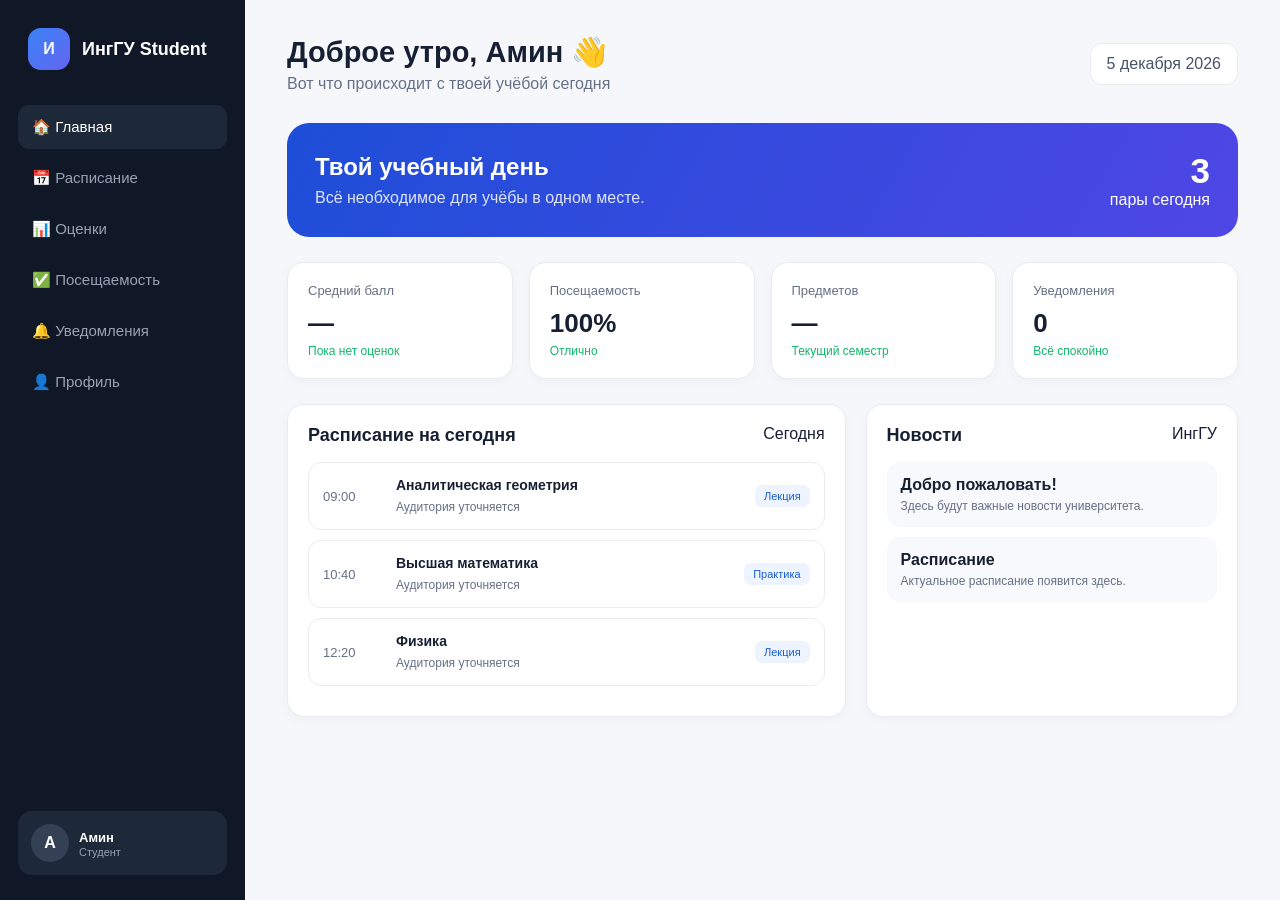
<file: templates/index.html>
<!DOCTYPE html>
<html lang="ru">
<head>
<meta charset="UTF-8">
<meta name="viewport" content="width=device-width, initial-scale=1.0">

<title>ИнгГУ Student</title>

<style>
* {
    box-sizing: border-box;
    margin: 0;
    padding: 0;
}

body {
    font-family: -apple-system, BlinkMacSystemFont, "Segoe UI", Arial, sans-serif;
    background: #f5f7fb;
    color: #172033;
}

.app {
    min-height: 100vh;
}

/* БОКОВОЕ МЕНЮ */

.sidebar {
    width: 245px;
    background: #101828;
    color: white;
    padding: 28px 18px;
    position: fixed;
    left: 0;
    top: 0;
    bottom: 0;
}

.logo {
    display: flex;
    align-items: center;
    gap: 12px;
    padding: 0 10px 35px;
}

.logo-icon {
    width: 42px;
    height: 42px;
    border-radius: 13px;
    background: linear-gradient(135deg,#3b82f6,#6366f1);
    display: flex;
    align-items: center;
    justify-content: center;
    font-weight: 800;
}

.logo span {
    font-size: 18px;
    font-weight: 700;
}

.menu {
    display: flex;
    flex-direction: column;
    gap: 7px;
}

.menu button {
    border: none;
    background: transparent;
    color: #98a2b3;
    padding: 13px 14px;
    border-radius: 11px;
    text-align: left;
    font-size: 15px;
    cursor: pointer;
}

.menu button:hover,
.menu button.active {
    background: #1d2939;
    color: white;
}

.sidebar-bottom {
    position: absolute;
    bottom: 25px;
    left: 18px;
    right: 18px;
}

.mini-profile {
    background: #1d2939;
    padding: 13px;
    border-radius: 14px;
    display: flex;
    align-items: center;
    gap: 10px;
}

.avatar {
    width: 38px;
    height: 38px;
    border-radius: 50%;
    background: #344054;
    display: flex;
    align-items: center;
    justify-content: center;
    font-weight: 700;
}

/* ОСНОВНАЯ ОБЛАСТЬ */

.main {
    margin-left: 245px;
    padding: 35px 42px;
    max-width: 1500px;
}

.page {
    display: none;
}

.page.active {
    display: block;
}

.topbar {
    display: flex;
    justify-content: space-between;
    align-items: center;
    margin-bottom: 30px;
}

.greeting h1 {
    font-size: 29px;
}

.greeting p {
    margin-top: 6px;
    color: #667085;
}

.date {
    background: white;
    padding: 11px 16px;
    border: 1px solid #eaecf0;
    border-radius: 12px;
    color: #475467;
}

/* HERO */

.hero {
    background: linear-gradient(120deg,#1d4ed8,#4f46e5);
    border-radius: 22px;
    color: white;
    padding: 28px;
    display: flex;
    justify-content: space-between;
    align-items: center;
    margin-bottom: 25px;
}

.hero h2 {
    margin-bottom: 8px;
}

.hero p {
    opacity: .85;
}

.hero-stat {
    text-align: right;
}

.hero-stat strong {
    display: block;
    font-size: 35px;
}

/* КАРТОЧКИ */

.grid {
    display: grid;
    grid-template-columns: repeat(4,1fr);
    gap: 16px;
    margin-bottom: 25px;
}

.card {
    background: white;
    border: 1px solid #eaecf0;
    border-radius: 17px;
    padding: 20px;
    box-shadow: 0 3px 12px rgba(16,24,40,.035);
}

.stat-label {
    color: #667085;
    font-size: 13px;
    margin-bottom: 10px;
}

.stat-value {
    font-size: 26px;
    font-weight: 700;
}

.stat-small {
    color: #12b76a;
    font-size: 12px;
    margin-top: 5px;
}

/* КОНТЕНТ */

.content {
    display: grid;
    grid-template-columns: 1.5fr 1fr;
    gap: 20px;
}

.section-title {
    display: flex;
    justify-content: space-between;
    margin-bottom: 16px;
}

.section-title h3 {
    font-size: 18px;
}

.lesson {
    display: flex;
    align-items: center;
    gap: 15px;
    padding: 14px;
    border: 1px solid #eaecf0;
    border-radius: 13px;
    margin-bottom: 10px;
}

.time {
    width: 58px;
    color: #667085;
    font-size: 13px;
}

.lesson-main {
    flex: 1;
}

.lesson-main strong {
    display: block;
    font-size: 14px;
    margin-bottom: 4px;
}

.lesson-main span {
    color: #667085;
    font-size: 12px;
}

.lesson-type {
    background: #eef4ff;
    color: #175cd3;
    padding: 5px 9px;
    border-radius: 7px;
    font-size: 11px;
}

.news-item {
    background: #f8f9fc;
    padding: 14px;border-radius: 13px;
    margin-bottom: 10px;
}

.news-item strong {
    display: block;
    margin-bottom: 5px;
}

.news-item p {
    color: #667085;
    font-size: 12px;
}

/* ЗАГОЛОВКИ РАЗДЕЛОВ */

.page-header {
    margin-bottom: 25px;
}

.page-header h1 {
    font-size: 28px;
}

.page-header p {
    color: #667085;
    margin-top: 6px;
}

/* ТАБЛИЦА */

.table {
    width: 100%;
    border-collapse: collapse;
}

.table th,
.table td {
    padding: 15px;
    text-align: left;
    border-bottom: 1px solid #eaecf0;
}

.table th {
    color: #667085;
    font-size: 13px;
}

/* ПРОФИЛЬ */

.profile-box {
    display: flex;
    align-items: center;
    gap: 20px;
}

.big-avatar {
    width: 80px;
    height: 80px;
    border-radius: 50%;
    background: linear-gradient(135deg,#3b82f6,#6366f1);
    color: white;
    display: flex;
    justify-content: center;
    align-items: center;
    font-size: 30px;
    font-weight: 700;
}

/* МОБИЛЬНОЕ МЕНЮ */

.mobile-nav {
    display: none;
}

@media(max-width:1000px) {
    .grid {
        grid-template-columns: repeat(2,1fr);
    }

    .content {
        grid-template-columns: 1fr;
    }
}

@media(max-width:700px) {

    .sidebar {
        display: none;
    }

    .main {
        margin-left: 0;
        padding: 22px 16px 90px;
    }

    .grid {
        gap: 10px;
    }

    .card {
        padding: 16px;
    }

    .topbar {
        margin-bottom: 20px;
    }

    .greeting h1 {
        font-size: 23px;
    }

    .date {
        display: none;
    }

    .hero {
        border-radius: 18px;
        padding: 22px;
    }

    .mobile-nav {
        display: flex;
        position: fixed;
        bottom: 12px;
        left: 12px;
        right: 12px;
        height: 62px;
        background: #101828;
        border-radius: 18px;
        z-index: 100;
        justify-content: space-around;
        align-items: center;
    }

    .mobile-nav button {
        background: none;
        border: none;
        color: #98a2b3;
        font-size: 11px;
    }

    .mobile-nav button.active {
        color: white;
    }
}
</style>
</head>

<body>

<div class="app">

<!-- SIDEBAR -->

<aside class="sidebar">

    <div class="logo">
        <div class="logo-icon">И</div>
        <span>ИнгГУ Student</span>
    </div>

    <nav class="menu">

        <button class="nav-btn active" data-page="home">
            🏠 Главная
        </button>

        <button class="nav-btn" data-page="schedule">
            📅 Расписание
        </button>

        <button class="nav-btn" data-page="grades">
            📊 Оценки
        </button>

        <button class="nav-btn" data-page="attendance">
            ✅ Посещаемость
        </button>

        <button class="nav-btn" data-page="notifications">
            🔔 Уведомления
        </button>

        <button class="nav-btn" data-page="profile">
            👤 Профиль
        </button>

    </nav>

    <div class="sidebar-bottom">

        <div class="mini-profile">
            <div class="avatar">А</div>

            <div>
                <strong style="font-size:13px;">Амин</strong>
                <div style="font-size:11px;color:#98a2b3;">
                    Студент
                </div>
            </div>
        </div>

    </div>

</aside>


<!-- ОСНОВНОЙ КОНТЕНТ -->

<main class="main">


<!-- ГЛАВНАЯ -->

<section class="page active" id="home">

    <div class="topbar">

        <div class="greeting">
            <h1>Доброе утро, Амин 👋</h1>
            <p>Вот что происходит с твоей учёбой сегодня</p>
        </div>

        <div class="date" id="currentDate"></div>

    </div>


    <div class="hero">

        <div>
            <h2>Твой учебный день</h2>
            <p>
                Всё необходимое для учёбы в одном месте.
            </p>
        </div>

        <div class="hero-stat">
            <strong>3</strong>
            <span>пары сегодня</span>
        </div>

    </div>


    <div class="grid">

        <div class="card">
            <div class="stat-label">Средний балл</div>
            <div class="stat-value">—</div><div class="stat-small">
                Пока нет оценок
            </div>
        </div>

        <div class="card">
            <div class="stat-label">Посещаемость</div>
            <div class="stat-value">100%</div>
            <div class="stat-small">
                Отлично
            </div>
        </div>

        <div class="card">
            <div class="stat-label">Предметов</div>
            <div class="stat-value">—</div>
            <div class="stat-small">
                Текущий семестр
            </div>
        </div>

        <div class="card">
            <div class="stat-label">Уведомления</div>
            <div class="stat-value">0</div>
            <div class="stat-small">
                Всё спокойно
            </div>
        </div>

    </div>


    <div class="content">

        <div class="card">

            <div class="section-title">
                <h3>Расписание на сегодня</h3>
                <span>Сегодня</span>
            </div>

            <div class="lesson">

                <div class="time">09:00</div>

                <div class="lesson-main">
                    <strong>Аналитическая геометрия</strong>
                    <span>
                        Аудитория уточняется
                    </span>
                </div>

                <div class="lesson-type">
                    Лекция
                </div>

            </div>


            <div class="lesson">

                <div class="time">10:40</div>

                <div class="lesson-main">
                    <strong>Высшая математика</strong>
                    <span>
                        Аудитория уточняется
                    </span>
                </div>

                <div class="lesson-type">
                    Практика
                </div>

            </div>


            <div class="lesson">

                <div class="time">12:20</div>

                <div class="lesson-main">
                    <strong>Физика</strong>
                    <span>
                        Аудитория уточняется
                    </span>
                </div>

                <div class="lesson-type">
                    Лекция
                </div>

            </div>

        </div>


        <div class="card">

            <div class="section-title">
                <h3>Новости</h3>
                <span>ИнгГУ</span>
            </div>

            <div class="news-item">
                <strong>Добро пожаловать!</strong>
                <p>
                    Здесь будут важные новости университета.
                </p>
            </div>

            <div class="news-item">
                <strong>Расписание</strong>
                <p>
                    Актуальное расписание появится здесь.
                </p>
            </div>

        </div>

    </div>

</section>


<!-- РАСПИСАНИЕ -->

<section class="page" id="schedule">

    <div class="page-header">
        <h1>Расписание 📅</h1>
        <p>Твои учебные занятия</p>
    </div>

    <div class="card">

        <div class="lesson">
            <div class="time">09:00</div>

            <div class="lesson-main">
                <strong>Аналитическая геометрия</strong>
                <span>Аудитория уточняется</span>
            </div>

            <div class="lesson-type">Лекция</div>
        </div>

        <div class="lesson">
            <div class="time">10:40</div>

            <div class="lesson-main">
                <strong>Высшая математика</strong>
                <span>Аудитория уточняется</span>
            </div>

            <div class="lesson-type">Практика</div>
        </div>

        <div class="lesson">
            <div class="time">12:20</div>

            <div class="lesson-main">
                <strong>Физика</strong>
                <span>Аудитория уточняется</span>
            </div>

            <div class="lesson-type">Лекция</div>
        </div>

    </div>

</section>


<!-- ОЦЕНКИ -->

<section class="page" id="grades">

    <div class="page-header">
        <h1>Оценки 📊</h1><p>Твои результаты обучения</p>
    </div>

    <div class="card">

        <table class="table">

            <tr>
                <th>Предмет</th>
                <th>Оценка</th>
            </tr>

            <tr>
                <td>Аналитическая геометрия</td>
                <td>—</td>
            </tr>

            <tr>
                <td>Высшая математика</td>
                <td>—</td>
            </tr>

            <tr>
                <td>Физика</td>
                <td>—</td>
            </tr>

        </table>

    </div>

</section>


<!-- ПОСЕЩАЕМОСТЬ -->

<section class="page" id="attendance">

    <div class="page-header">
        <h1>Посещаемость ✅</h1>
        <p>Статистика посещения занятий</p>
    </div>

    <div class="grid">

        <div class="card">
            <div class="stat-label">Общая посещаемость</div>
            <div class="stat-value">100%</div>
            <div class="stat-small">Отличный результат</div>
        </div>

        <div class="card">
            <div class="stat-label">Пропущено</div>
            <div class="stat-value">0</div>
        </div>

        <div class="card">
            <div class="stat-label">Посещено</div>
            <div class="stat-value">—</div>
        </div>

    </div>

</section>


<!-- УВЕДОМЛЕНИЯ -->

<section class="page" id="notifications">

    <div class="page-header">
        <h1>Уведомления 🔔</h1>
        <p>Важная информация для тебя</p>
    </div>

    <div class="card">

        <div class="news-item">
            <strong>Пока нет новых уведомлений</strong>
            <p>
                Когда появится важная информация,
                она будет отображаться здесь.
            </p>
        </div>

    </div>

</section>


<!-- ПРОФИЛЬ -->

<section class="page" id="profile">

    <div class="page-header">
        <h1>Профиль 👤</h1>
        <p>Информация о студенте</p>
    </div>

    <div class="card">

        <div class="profile-box">

            <div class="big-avatar">
                А
            </div>

            <div>
                <h2>Амин</h2>

                <p style="color:#667085;margin-top:5px;">
                    Студент ИнгГУ
                </p>

                <p style="color:#667085;margin-top:4px;">
                    Физико-математический факультет
                </p>

                <p style="color:#667085;margin-top:4px;">
                    Микроэлектроника
                </p>

            </div>

        </div>

    </div>

</section>

</main>

</div>


<!-- МОБИЛЬНАЯ НАВИГАЦИЯ -->

<div class="mobile-nav">

    <button class="nav-btn active" data-page="home">
        🏠<br>Главная
    </button>

    <button class="nav-btn" data-page="schedule">
        📅<br>Расписание
    </button>

    <button class="nav-btn" data-page="grades">
        📊<br>Оценки
    </button>

    <button class="nav-btn" data-page="profile">
        👤<br>Профиль
    </button>

</div>


<script>

/* ДАТА */

const date = new Date();

const months = [
    "января",
    "февраля",
    "марта",
    "апреля",
    "мая",
    "июня",
    "июля",
    "августа",
    "сентября",
    "октября",
    "ноября",
    "декабря"
];

document.getElementById("currentDate").textContent =
    date.getDate() +
    " " +
    months[date.getMonth()] +
    " " +
    date.getFullYear();


/* НАВИГАЦИЯ */

const buttons = document.querySelectorAll(".nav-btn");
const pages = document.querySelectorAll(".page");

buttons.forEach(button => {

    button.addEventListener("click", () => {

        const pageName = button.dataset.page;

        /* скрываем страницы */

        pages.forEach(page => {
            page.classList.remove("active");
        });

        /* показываем нужную */

        const selectedPage =
            document.getElementById(pageName);

        if (selectedPage) {
            selectedPage.classList.add("active");
        }

        /* меняем активную кнопку */

        buttons.forEach(btn => {
            btn.classList.remove("active");
        });

        buttons.forEach(btn => {

            if (btn.dataset.page === pageName) {
                btn.classList.add("active");
            }

        });

        /* прокрутка вверх */

        window.scrollTo({
            top: 0,
            behavior: "smooth"
        });

    });

});

</script>
</file>
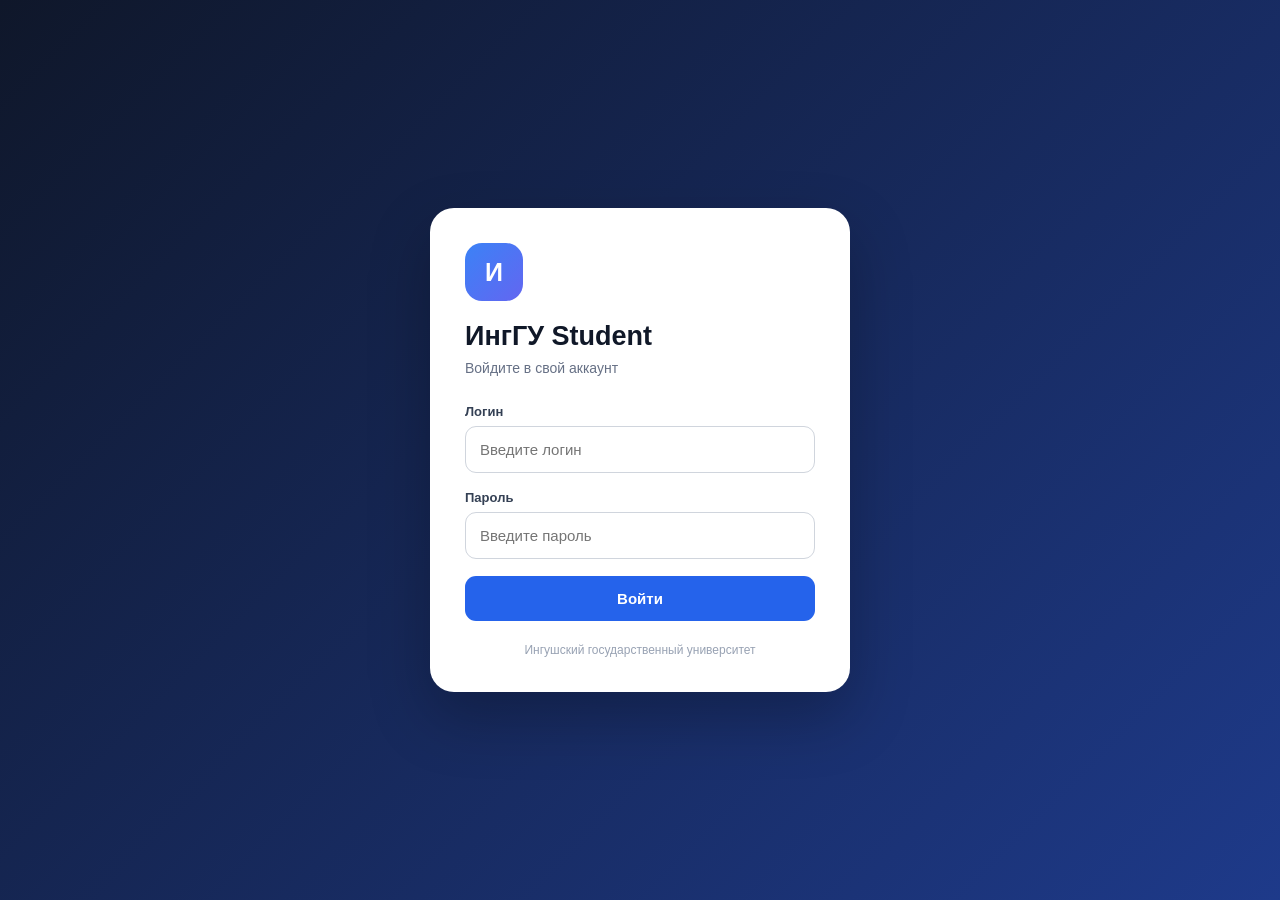
<file: templates/login.html>
<!DOCTYPE html>
<html lang="ru">
<head>
<meta charset="UTF-8">
<meta name="viewport" content="width=device-width, initial-scale=1.0">

<title>Вход — ИнгГУ Student</title>

<style>
* {
    box-sizing: border-box;
    margin: 0;
    padding: 0;
}

body {
    min-height: 100vh;
    font-family: -apple-system, BlinkMacSystemFont, "Segoe UI", Arial, sans-serif;
    background: linear-gradient(135deg, #0f172a, #1e3a8a);
    display: flex;
    justify-content: center;
    align-items: center;
    padding: 20px;
}

.login-box {
    width: 100%;
    max-width: 420px;
    background: white;
    border-radius: 24px;
    padding: 35px;
    box-shadow: 0 25px 60px rgba(0,0,0,.25);
}

.logo {
    width: 58px;
    height: 58px;
    border-radius: 17px;
    background: linear-gradient(135deg,#3b82f6,#6366f1);
    color: white;
    display: flex;
    align-items: center;
    justify-content: center;
    font-size: 25px;
    font-weight: 800;
    margin-bottom: 20px;
}

h1 {
    color: #101828;
    font-size: 27px;
    margin-bottom: 8px;
}

.subtitle {
    color: #667085;
    font-size: 14px;
    margin-bottom: 28px;
}

label {
    display: block;
    color: #344054;
    font-size: 13px;
    font-weight: 600;
    margin-bottom: 7px;
}

input {
    width: 100%;
    padding: 14px;
    border: 1px solid #d0d5dd;
    border-radius: 11px;
    outline: none;
    font-size: 15px;
    margin-bottom: 17px;
}

input:focus {
    border-color: #4f8cff;
    box-shadow: 0 0 0 3px rgba(79,140,255,.12);
}

button {
    width: 100%;
    border: none;
    padding: 14px;
    border-radius: 11px;
    background: #2563eb;
    color: white;
    font-size: 15px;
    font-weight: 600;
    cursor: pointer;
    transition: .2s;
}

button:hover {
    background: #1d4ed8;
    transform: translateY(-1px);
}

.error {
    display: none;
    background: #fef3f2;
    color: #b42318;
    padding: 11px;
    border-radius: 10px;
    font-size: 13px;
    margin-bottom: 16px;
}

.footer {
    text-align: center;
    color: #98a2b3;
    font-size: 12px;
    margin-top: 22px;
}
</style>
</head>

<body>

<div class="login-box">

    <div class="logo">И</div>

    <h1>ИнгГУ Student</h1>

    <p class="subtitle">
        Войдите в свой аккаунт
    </p>

    <div class="error" id="error">
        Неверный логин или пароль
    </div>

    <form method="POST" action="/login">

        <label for="login">
            Логин
        </label>

        <input
            type="text"
            id="login"
            name="login"
            placeholder="Введите логин"
            required
        >

        <label for="password">
            Пароль
        </label>

        <input
            type="password"
            id="password"
            name="password"
            placeholder="Введите пароль"
            required
        >

        <button type="submit">
            Войти
        </button>

    </form>

    <div class="footer">
        Ингушский государственный университет
    </div>

</div>

</body>
</html>
</file>
